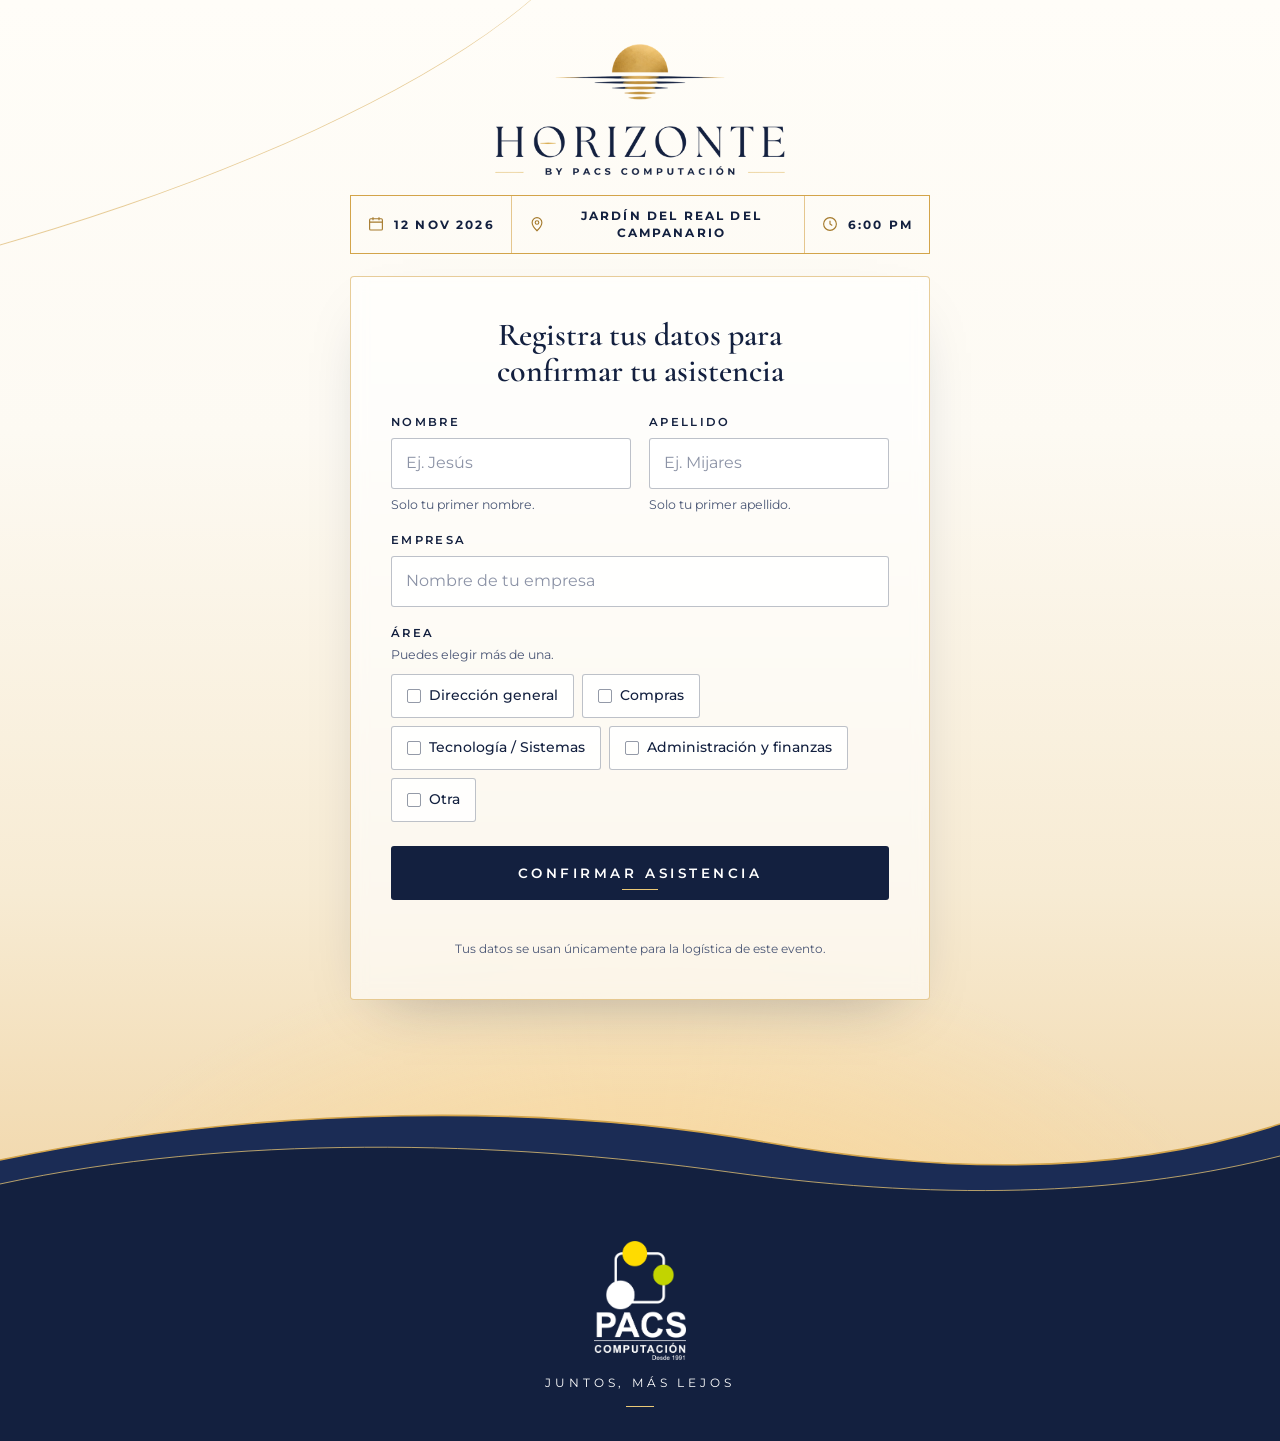
<file: index.html>
<!doctype html>
<html lang="es-MX">
<head>
  <meta charset="utf-8">
  <meta name="viewport" content="width=device-width, initial-scale=1, viewport-fit=cover">
  <title>HORIZONTE by PACS Computación · Confirma tu asistencia</title>
  <meta name="description" content="Confirma tu asistencia a HORIZONTE by PACS Computación · 12 de noviembre de 2026 · Jardín del Real del Campanario · 6:00 PM.">
  <meta name="theme-color" content="#FDFAF3">
  <meta name="robots" content="noindex">
  <meta property="og:title" content="HORIZONTE by PACS Computación">
  <meta property="og:description" content="Hoy celebramos lo construido. Visualizamos el horizonte contigo. Confirma tu asistencia.">
  <meta property="og:image" content="https://emiemiemi2002.github.io/horizonte-registro/assets/og.jpg">
  <link rel="icon" href="assets/favicon.svg" type="image/svg+xml">
  <link rel="preload" href="assets/fonts/montserrat-latin-500-normal.woff2" as="font" type="font/woff2" crossorigin>
  <link rel="stylesheet" href="css/styles.css">
</head>
<body>
<div class="sky">
  <header class="wrap brand">
    <img class="logo" src="assets/horizonte-navy.png" width="900" height="406" alt="HORIZONTE by PACS Computación">
    <dl class="facts-row">
      <div class="fr-item">
        <svg viewBox="0 0 24 24" fill="none" stroke="currentColor" stroke-width="1.5" aria-hidden="true"><rect x="3.5" y="5" width="17" height="15" rx="1.5"/><path d="M3.5 9.5h17M8 3v4M16 3v4"/></svg>
        <dt class="sr-only">Fecha</dt>
        <dd><span class="sr-only">12 de noviembre de 2026</span><span aria-hidden="true">12 nov 2026</span></dd>
      </div>
      <div class="fr-item">
        <svg viewBox="0 0 24 24" fill="none" stroke="currentColor" stroke-width="1.5" aria-hidden="true"><path d="M12 21s-6.5-6.2-6.5-11A6.5 6.5 0 0 1 18.5 10c0 4.8-6.5 11-6.5 11z"/><circle cx="12" cy="10" r="2.4"/></svg>
        <dt class="sr-only">Lugar</dt>
        <dd>Jardín del Real del Campanario</dd>
      </div>
      <div class="fr-item">
        <svg viewBox="0 0 24 24" fill="none" stroke="currentColor" stroke-width="1.5" aria-hidden="true"><circle cx="12" cy="12" r="8.5"/><path d="M12 7.5V12l3 2"/></svg>
        <dt class="sr-only">Hora</dt>
        <dd>6:00 PM</dd>
      </div>
    </dl>
  </header>

  <main class="wrap">
    <section class="card" aria-labelledby="titulo-form">
      <h1 id="titulo-form">Registra tus datos para confirmar tu asistencia</h1>
      <p class="demo" id="demo" hidden>Modo de prueba: la conexión con Google Sheets aún no está configurada y los registros no se guardan.</p>

      <form id="registro" novalidate>
        <div class="row">
          <div class="field">
            <label for="nombre">Nombre</label>
            <input id="nombre" name="nombre" type="text" autocomplete="given-name" maxlength="40" placeholder="Ej. Jesús" aria-describedby="nombre-hint nombre-err" required>
            <p class="hint" id="nombre-hint">Solo tu primer nombre.</p>
            <p class="err" id="nombre-err" aria-live="polite"></p>
          </div>
          <div class="field">
            <label for="apellido">Apellido</label>
            <input id="apellido" name="apellido" type="text" autocomplete="family-name" maxlength="40" placeholder="Ej. Mijares" aria-describedby="apellido-hint apellido-err" required>
            <p class="hint" id="apellido-hint">Solo tu primer apellido.</p>
            <p class="err" id="apellido-err" aria-live="polite"></p>
          </div>
        </div>

        <div class="field">
          <label for="empresa">Empresa</label>
          <input id="empresa" name="empresa" type="text" autocomplete="organization" maxlength="80" placeholder="Nombre de tu empresa" aria-describedby="empresa-err" required>
          <p class="err" id="empresa-err" aria-live="polite"></p>
        </div>

        <fieldset class="field areas" id="area" aria-describedby="area-hint area-err">
          <legend>Área</legend>
          <p class="hint" id="area-hint">Puedes elegir más de una.</p>
          <div class="chips">
            <label class="chip"><input type="checkbox" name="area" value="Dirección general"><span>Dirección general</span></label>
            <label class="chip"><input type="checkbox" name="area" value="Compras"><span>Compras</span></label>
            <label class="chip"><input type="checkbox" name="area" value="Tecnología / Sistemas"><span>Tecnología / Sistemas</span></label>
            <label class="chip"><input type="checkbox" name="area" value="Administración y finanzas"><span>Administración y finanzas</span></label>
            <label class="chip"><input type="checkbox" name="area" value="Otra" id="area-otra-check"><span>Otra</span></label>
          </div>
          <p class="err" id="area-err" aria-live="polite"></p>
        </fieldset>

        <div class="field" id="otra-wrap" hidden>
          <label for="area_otra">¿Cuál?</label>
          <input id="area_otra" name="area_otra" type="text" maxlength="60" placeholder="Escribe tu área" aria-describedby="area_otra-err">
          <p class="err" id="area_otra-err" aria-live="polite"></p>
        </div>

        <div class="hp" aria-hidden="true">
          <label for="website">No llenar este campo</label>
          <input id="website" name="website" type="text" tabindex="-1" autocomplete="off">
        </div>

        <button class="btn" id="enviar" type="submit">Confirmar asistencia</button>
        <p class="form-msg" id="form-msg" role="status" aria-live="polite"></p>
        <p class="privacy">Tus datos se usan únicamente para la logística de este evento.</p>
      </form>
    </section>
  </main>

  <footer class="shore">
    <svg class="waves" viewBox="0 0 1440 170" preserveAspectRatio="none" aria-hidden="true">
      <path d="M0 96 C 300 40 620 40 860 78 C 1100 116 1290 104 1440 60 L1440 170 L0 170 Z" fill="#1B2C55"/>
      <path d="M0 120 C 260 70 560 76 820 108 C 1080 140 1280 128 1440 92 L1440 170 L0 170 Z" fill="#13203F"/>
      <path d="M0 96 C 300 40 620 40 860 78 C 1100 116 1290 104 1440 60" fill="none" stroke="#D3A44A" stroke-width="1.6"/>
      <path d="M0 120 C 260 70 560 76 820 108 C 1080 140 1280 128 1440 92" fill="none" stroke="#EBC977" stroke-width="1" opacity=".8"/>
    </svg>
    <div class="foot">
      <img src="assets/pacs-vertical-white.png" width="463" height="600" alt="PACS Computación, desde 1991">
      <p>Juntos, más lejos</p>
      <span class="mini-rule" aria-hidden="true"></span>
    </div>
  </footer>
</div>

<script src="js/config.js"></script>
<script src="js/registro.js"></script>
</body>
</html>
</file>
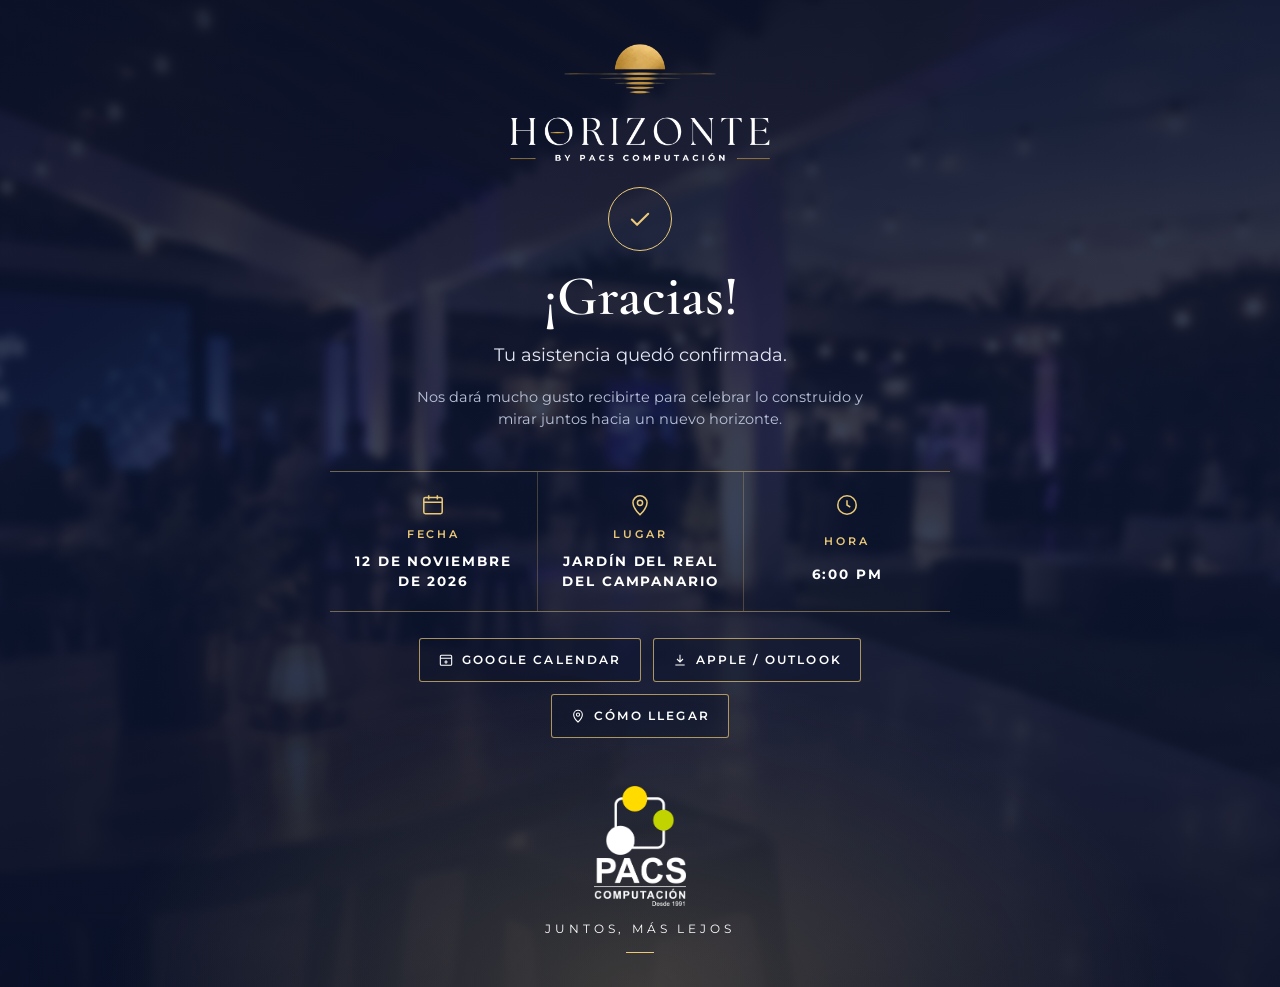
<file: confirmacion.html>
<!doctype html>
<html lang="es-MX">
<head>
  <meta charset="utf-8">
  <meta name="viewport" content="width=device-width, initial-scale=1, viewport-fit=cover">
  <title>Asistencia confirmada · HORIZONTE by PACS Computación</title>
  <meta name="theme-color" content="#13203F">
  <meta name="robots" content="noindex">
  <link rel="icon" href="assets/favicon.svg" type="image/svg+xml">
  <link rel="preload" href="assets/fonts/montserrat-latin-500-normal.woff2" as="font" type="font/woff2" crossorigin>
  <link rel="stylesheet" href="css/styles.css">
</head>
<body>
<div class="night">
  <header class="wrap brand">
    <img class="logo" src="assets/horizonte-white.png" width="900" height="406" alt="HORIZONTE by PACS Computación">
  </header>

  <main class="wrap">
    <section class="ok" aria-labelledby="gracias">
      <div class="check" aria-hidden="true">
        <svg viewBox="0 0 24 24" fill="none" stroke="#EBC977" stroke-width="1.8" stroke-linecap="round" stroke-linejoin="round"><path d="M5 12.5l4.5 4.5L19 7.5"/></svg>
      </div>
      <h1 id="gracias">¡Gracias!</h1>
      <p class="msg" id="msg">Tu asistencia quedó confirmada.</p>
      <p class="note">Nos dará mucho gusto recibirte para celebrar lo construido y mirar juntos hacia un nuevo horizonte.</p>
    </section>

    <dl class="facts">
      <div class="fact">
        <svg viewBox="0 0 24 24" fill="none" stroke="currentColor" stroke-width="1.4" aria-hidden="true"><rect x="3.5" y="5" width="17" height="15" rx="1.5"/><path d="M3.5 9.5h17M8 3v4M16 3v4"/></svg>
        <dt>Fecha</dt>
        <dd>12 de noviembre de 2026</dd>
      </div>
      <div class="fact">
        <svg viewBox="0 0 24 24" fill="none" stroke="currentColor" stroke-width="1.4" aria-hidden="true"><path d="M12 21s-6.5-6.2-6.5-11A6.5 6.5 0 0 1 18.5 10c0 4.8-6.5 11-6.5 11z"/><circle cx="12" cy="10" r="2.4"/></svg>
        <dt>Lugar</dt>
        <dd>Jardín del Real del Campanario</dd>
      </div>
      <div class="fact">
        <svg viewBox="0 0 24 24" fill="none" stroke="currentColor" stroke-width="1.4" aria-hidden="true"><circle cx="12" cy="12" r="8.5"/><path d="M12 7.5V12l3 2"/></svg>
        <dt>Hora</dt>
        <dd>6:00 PM</dd>
      </div>
    </dl>

    <div class="actions">
      <a class="ghost" id="gcal" href="#" target="_blank" rel="noopener">
        <svg viewBox="0 0 24 24" fill="none" stroke="currentColor" stroke-width="1.6" aria-hidden="true"><rect x="3.5" y="5" width="17" height="15" rx="1.5"/><path d="M3.5 9.5h17M12 12.5v5M9.5 15h5"/></svg>
        Google Calendar
      </a>
      <a class="ghost" id="ics" href="#" download="horizonte-pacs.ics">
        <svg viewBox="0 0 24 24" fill="none" stroke="currentColor" stroke-width="1.6" aria-hidden="true"><path d="M12 4v11M7.5 10.5L12 15l4.5-4.5M5 19.5h14"/></svg>
        Apple / Outlook
      </a>
      <a class="ghost" id="mapa" href="#" target="_blank" rel="noopener" hidden>
        <svg viewBox="0 0 24 24" fill="none" stroke="currentColor" stroke-width="1.6" aria-hidden="true"><path d="M12 21s-6.5-6.2-6.5-11A6.5 6.5 0 0 1 18.5 10c0 4.8-6.5 11-6.5 11z"/><circle cx="12" cy="10" r="2.4"/></svg>
        Cómo llegar
      </a>
    </div>
  </main>

  <footer class="foot">
    <img src="assets/pacs-vertical-white.png" width="463" height="600" alt="PACS Computación, desde 1991">
    <p>Juntos, más lejos</p>
    <span class="mini-rule" aria-hidden="true"></span>
  </footer>
</div>

<script src="js/config.js"></script>
<script src="js/confirmacion.js"></script>
</body>
</html>
</file>
<file: css/styles.css>
/* HORIZONTE by PACS Computación — registro de asistencia
   Sistema visual tomado de la invitación: cielo crema/dorado, tinta azul marino, filetes dorados. */
@font-face { font-family: "Montserrat"; font-style: normal; font-weight: 400; font-display: swap; src: url("../assets/fonts/montserrat-latin-400-normal.woff2") format("woff2"); }
@font-face { font-family: "Montserrat"; font-style: normal; font-weight: 500; font-display: swap; src: url("../assets/fonts/montserrat-latin-500-normal.woff2") format("woff2"); }
@font-face { font-family: "Montserrat"; font-style: normal; font-weight: 600; font-display: swap; src: url("../assets/fonts/montserrat-latin-600-normal.woff2") format("woff2"); }
@font-face { font-family: "Montserrat"; font-style: normal; font-weight: 700; font-display: swap; src: url("../assets/fonts/montserrat-latin-700-normal.woff2") format("woff2"); }
@font-face { font-family: "Cormorant Garamond"; font-style: normal; font-weight: 500; font-display: swap; src: url("../assets/fonts/cormorant-garamond-latin-500-normal.woff2") format("woff2"); }
@font-face { font-family: "Cormorant Garamond"; font-style: normal; font-weight: 600; font-display: swap; src: url("../assets/fonts/cormorant-garamond-latin-600-normal.woff2") format("woff2"); }

:root {
  --cream: #FDFAF3;
  --sand: #F7EBD3;
  --dawn: #F0D3A2;
  --navy: #13203F;
  --navy-2: #1B2C55;
  --ink: #13203F;
  --ink-soft: #4A5675;
  --gold: #A57A2C;        /* texto dorado sobre crema (contraste AA) */
  --gold-line: #D3A44A;   /* filetes y bordes */
  --gold-light: #EBC977;  /* dorado sobre azul */
  --white: #FFFFFF;
  --error: #A3312A;
  --field: rgba(255, 255, 255, .86);
  --display: "Cormorant Garamond", "Cormorant", Georgia, "Times New Roman", serif;
  --sans: "Montserrat", "Helvetica Neue", Arial, sans-serif;
  color-scheme: light;
}

*, *::before, *::after { box-sizing: border-box; }
html { -webkit-text-size-adjust: 100%; }
body {
  margin: 0;
  min-height: 100svh;
  font-family: var(--sans);
  font-size: 16px;
  line-height: 1.55;
  color: var(--ink);
  background: var(--cream);
}
img { max-width: 100%; display: block; }
[hidden] { display: none !important; }
a { color: inherit; }
.sr-only { position: absolute; width: 1px; height: 1px; padding: 0; margin: -1px; overflow: hidden; clip: rect(0 0 0 0); white-space: nowrap; border: 0; }

/* ---------- Registro ---------- */
.sky {
  position: relative;
  min-height: 100svh;
  display: flex;
  flex-direction: column;
  background:
    radial-gradient(70% 38% at 50% 92%, rgba(255, 214, 140, .75) 0%, rgba(255, 214, 140, 0) 70%),
    linear-gradient(180deg, #FFFDF8 0%, var(--cream) 30%, var(--sand) 62%, var(--dawn) 88%, #E9C48A 100%);
  overflow: hidden;
}
.sky::before { /* filete dorado diagonal, como la esquina de la invitación */
  content: "";
  position: absolute;
  top: -40px; left: -10%;
  width: 60%; height: 220px;
  border-bottom: 1px solid rgba(211, 164, 74, .55);
  border-radius: 0 0 100% 0;
  transform: rotate(-14deg);
  pointer-events: none;
}
.wrap {
  position: relative;
  width: 100%;
  max-width: 620px;
  margin: 0 auto;
  padding-left: max(20px, env(safe-area-inset-left, 0px));
  padding-right: max(20px, env(safe-area-inset-right, 0px));
}
.brand {
  padding-block: clamp(22px, 4.5vw, 44px) 0;
  display: grid;
  justify-items: center;
  text-align: center;
  gap: 20px;
}
.brand .logo { width: min(290px, 70%); height: auto; }

/* Fecha · lugar · hora en una sola fila */
.facts-row {
  margin: 0;
  width: 100%;
  display: grid;
  grid-template-columns: auto minmax(0, 1fr) auto;
  border: 1.5px solid var(--gold-line);
}
.fr-item {
  display: flex;
  align-items: center;
  justify-content: center;
  gap: 9px;
  padding: 11px 16px;
  min-width: 0;
}
.fr-item + .fr-item { border-left: 1px solid rgba(211, 164, 74, .6); }
.fr-item svg { width: 18px; height: 18px; flex: none; color: var(--gold); }
.fr-item dd {
  margin: 0;
  font-weight: 700;
  font-size: 12px;
  letter-spacing: .18em;
  line-height: 1.45;
  text-transform: uppercase;
  text-align: left;
  color: var(--navy);
}
.facts-row .fr-item:nth-child(2) dd { text-align: center; }

.card {
  margin-block: 22px 0;
  background: rgba(255, 255, 255, .62);
  -webkit-backdrop-filter: blur(8px);
  backdrop-filter: blur(8px);
  border: 1px solid rgba(211, 164, 74, .55);
  border-radius: 4px;
  padding: clamp(24px, 5vw, 40px);
  box-shadow: 0 24px 60px -32px rgba(19, 32, 63, .35);
}
.card h1 {
  font-family: var(--display);
  font-weight: 600;
  font-size: clamp(25px, 4.8vw, 32px);
  line-height: 1.15;
  margin: 0 auto 24px;
  max-width: 20ch;
  text-align: center;
  text-wrap: balance;
}
.demo {
  margin: 0 0 20px;
  padding: 10px 14px;
  border-left: 3px solid var(--gold-line);
  background: rgba(240, 211, 162, .35);
  font-size: 13px;
  color: var(--ink-soft);
}

form { display: grid; gap: 18px; }
.row { display: grid; grid-template-columns: 1fr 1fr; gap: 18px; }
.field { display: grid; gap: 6px; min-width: 0; }
label, legend {
  font-size: 11.5px;
  font-weight: 600;
  letter-spacing: .2em;
  text-transform: uppercase;
  color: var(--navy);
}
.hint { font-size: 12.5px; color: var(--ink-soft); margin: 0; }
input, select {
  width: 100%;
  font: inherit;
  font-size: 16px; /* evita zoom en iOS */
  color: var(--ink);
  background: var(--field);
  border: 1px solid rgba(19, 32, 63, .28);
  border-radius: 3px;
  padding: 12px 14px;
  min-height: 48px;
  transition: border-color .15s ease, box-shadow .15s ease;
}
select {
  appearance: none;
  -webkit-appearance: none;
  padding-right: 42px;
  background-image: url("data:image/svg+xml,%3Csvg xmlns='http://www.w3.org/2000/svg' width='12' height='8' viewBox='0 0 12 8'%3E%3Cpath d='M1 1l5 5 5-5' fill='none' stroke='%23A57A2C' stroke-width='1.6'/%3E%3C/svg%3E");
  background-repeat: no-repeat;
  background-position: right 16px center;
}
input::placeholder { color: #8C93A6; }
input:focus, select:focus { outline: none; border-color: var(--gold-line); box-shadow: 0 0 0 3px rgba(211, 164, 74, .28); }
.field.invalid input, .field.invalid select { border-color: var(--error); }
.err { font-size: 12.5px; color: var(--error); margin: 0; min-height: 0; }
.err:empty { display: none; }
/* Área: selección múltiple */
fieldset.field { border: 0; margin: 0; padding: 0; }
fieldset.field legend { padding: 0; margin-bottom: 2px; }
.chips { display: flex; flex-wrap: wrap; gap: 8px; margin-top: 4px; }
.chip {
  position: relative;
  text-transform: none;
  letter-spacing: 0;
  font-weight: 500;
  font-size: 14px;
  color: var(--ink);
  cursor: pointer;
}
.chip input { position: absolute; opacity: 0; width: 1px; height: 1px; pointer-events: none; }
.chip span {
  display: inline-flex;
  align-items: center;
  gap: 8px;
  min-height: 44px;
  padding: 10px 15px;
  background: var(--field);
  border: 1px solid rgba(19, 32, 63, .28);
  border-radius: 3px;
  transition: background .15s ease, border-color .15s ease, color .15s ease;
}
.chip span::before {
  content: "";
  width: 14px; height: 14px;
  flex: none;
  border: 1.5px solid rgba(19, 32, 63, .45);
  border-radius: 2px;
  background: transparent center / 10px 8px no-repeat;
}
.chip:hover span { border-color: var(--gold-line); }
.chip input:checked + span { background: var(--navy); border-color: var(--navy); color: var(--white); }
.chip input:checked + span::before {
  border-color: var(--gold-light);
  background-color: var(--gold-light);
  background-image: url("data:image/svg+xml,%3Csvg xmlns='http://www.w3.org/2000/svg' viewBox='0 0 10 8'%3E%3Cpath d='M1 4l2.6 2.6L9 1.2' fill='none' stroke='%2313203F' stroke-width='1.8'/%3E%3C/svg%3E");
}
.chip input:focus-visible + span { box-shadow: 0 0 0 3px rgba(211, 164, 74, .45); border-color: var(--gold-line); }
.field.invalid .chip span { border-color: var(--error); }

.hp { position: absolute; left: -9999px; width: 1px; height: 1px; overflow: hidden; }

.btn {
  appearance: none;
  border: 0;
  cursor: pointer;
  margin-top: 6px;
  min-height: 54px;
  padding: 14px 24px;
  background: var(--navy);
  color: var(--white);
  font: inherit;
  font-weight: 600;
  font-size: 13.5px;
  letter-spacing: .26em;
  text-transform: uppercase;
  border-radius: 3px;
  position: relative;
  transition: background .2s ease;
}
.btn::after {
  content: "";
  position: absolute;
  left: 50%; bottom: 10px;
  width: 36px; height: 1px;
  background: var(--gold-light);
  transform: translateX(-50%);
  transition: width .25s ease;
}
.btn:hover { background: var(--navy-2); }
.btn:hover::after { width: 72px; }
.btn:focus-visible { outline: 3px solid var(--gold-line); outline-offset: 3px; }
.btn[disabled] { cursor: progress; opacity: .8; }
.form-msg { margin: 0; font-size: 14px; text-align: center; }
.form-msg.error { color: var(--error); }
.privacy { margin: 4px 0 0; font-size: 12px; color: var(--ink-soft); text-align: center; }

/* ---------- Pie con olas (invitación) ---------- */
.shore { position: relative; margin-top: auto; padding-top: 64px; }
.waves { display: block; width: 100%; height: clamp(90px, 14vw, 170px); }
.foot {
  background: var(--navy);
  color: var(--white);
  display: grid;
  justify-items: center;
  gap: 14px;
  padding-block: 8px 34px;
  padding-left: max(20px, env(safe-area-inset-left, 0px));
  padding-right: max(20px, env(safe-area-inset-right, 0px));
  padding-bottom: max(34px, env(safe-area-inset-bottom, 0px));
  margin-top: -1px;
}
.foot img { width: 92px; height: auto; }
.foot p { margin: 0; letter-spacing: .32em; font-size: 12px; text-transform: uppercase; }
.foot .mini-rule { width: 28px; height: 1px; background: var(--gold-light); }

/* ---------- Confirmación ---------- */
.night {
  position: relative;
  min-height: 100svh;
  color: var(--white);
  display: flex;
  flex-direction: column;
  background: var(--navy);
  isolation: isolate;
  overflow: hidden;
}
.night::before {
  content: "";
  position: absolute; inset: 0;
  background: url("../assets/noche.jpg") center / cover no-repeat;
  background-image: image-set(url("../assets/noche.webp") type("image/webp"), url("../assets/noche.jpg") type("image/jpeg"));
  filter: saturate(.5) blur(4px);
  transform-origin: center;
  transform: scale(1.06);
  z-index: -2;
}
.night::after {
  content: "";
  position: absolute; inset: 0;
  background:
    radial-gradient(60% 45% at 50% 100%, rgba(235, 201, 119, .22), rgba(235, 201, 119, 0) 70%),
    linear-gradient(180deg, rgba(10, 18, 42, .90) 0%, rgba(13, 24, 54, .80) 45%, rgba(10, 18, 42, .94) 100%);
  z-index: -1;
}
.night .wrap { max-width: 660px; }
.night .brand .logo { width: min(260px, 66%); }
.ok {
  display: grid;
  justify-items: center;
  text-align: center;
  gap: 16px;
  padding-block: 26px 10px;
}
.check {
  width: 64px; height: 64px;
  border-radius: 50%;
  border: 1.5px solid var(--gold-light);
  display: grid; place-items: center;
}
.check svg { width: 28px; height: 28px; }
.ok h1 {
  margin: 0;
  font-family: var(--display);
  font-weight: 600;
  font-size: clamp(36px, 8vw, 56px);
  line-height: 1.05;
  text-wrap: balance;
}
.ok .msg { margin: 0; font-size: clamp(16px, 3.4vw, 18px); max-width: 46ch; color: #E3E8F4; }
.ok .msg b { color: var(--gold-light); font-weight: 600; }
.ok .note { margin: 0; font-size: 14.5px; color: #B9C2D8; max-width: 48ch; }

.facts {
  margin: 30px 0 0;
  display: grid;
  grid-template-columns: repeat(3, minmax(0, 1fr));
  border-top: 1px solid rgba(235, 201, 119, .45);
  border-bottom: 1px solid rgba(235, 201, 119, .45);
}
.fact { padding: 20px 12px; display: grid; justify-items: center; gap: 8px; text-align: center; min-width: 0; }
.fact + .fact { border-left: 1px solid rgba(235, 201, 119, .25); }
.fact svg { width: 26px; height: 26px; color: var(--gold-light); }
.fact dt { font-size: 11px; letter-spacing: .26em; text-transform: uppercase; color: var(--gold-light); font-weight: 600; }
.fact dd { margin: 0; font-weight: 700; letter-spacing: .14em; text-transform: uppercase; font-size: 13.5px; line-height: 1.5; }

.actions { display: flex; flex-wrap: wrap; justify-content: center; gap: 12px; margin-top: 26px; }
.ghost {
  display: inline-flex; align-items: center; gap: 8px;
  min-height: 44px;
  padding: 10px 18px;
  border: 1px solid rgba(235, 201, 119, .7);
  color: var(--white);
  text-decoration: none;
  font-size: 12px;
  font-weight: 600;
  letter-spacing: .18em;
  text-transform: uppercase;
  border-radius: 3px;
  background: rgba(10, 18, 42, .35);
  transition: background .2s ease;
}
.ghost:hover { background: rgba(235, 201, 119, .14); }
.ghost:focus-visible { outline: 3px solid var(--gold-light); outline-offset: 3px; }
.ghost svg { width: 16px; height: 16px; }
.night .foot { background: transparent; margin-top: auto; padding-top: 48px; }

@media (max-width: 560px) {
  .fr-item { flex-direction: column; gap: 6px; padding: 10px 8px; }
  .fr-item dd { font-size: 10.5px; letter-spacing: .14em; text-align: center; }
  .chip { font-size: 13.5px; }
  .chip span { padding: 9px 12px; }
  .row { grid-template-columns: 1fr; }
  .facts { grid-template-columns: 1fr; }
  .fact + .fact { border-left: 0; border-top: 1px solid rgba(235, 201, 119, .25); }
}
@media (prefers-reduced-motion: reduce) {
  * { transition: none !important; }
}
</file>
